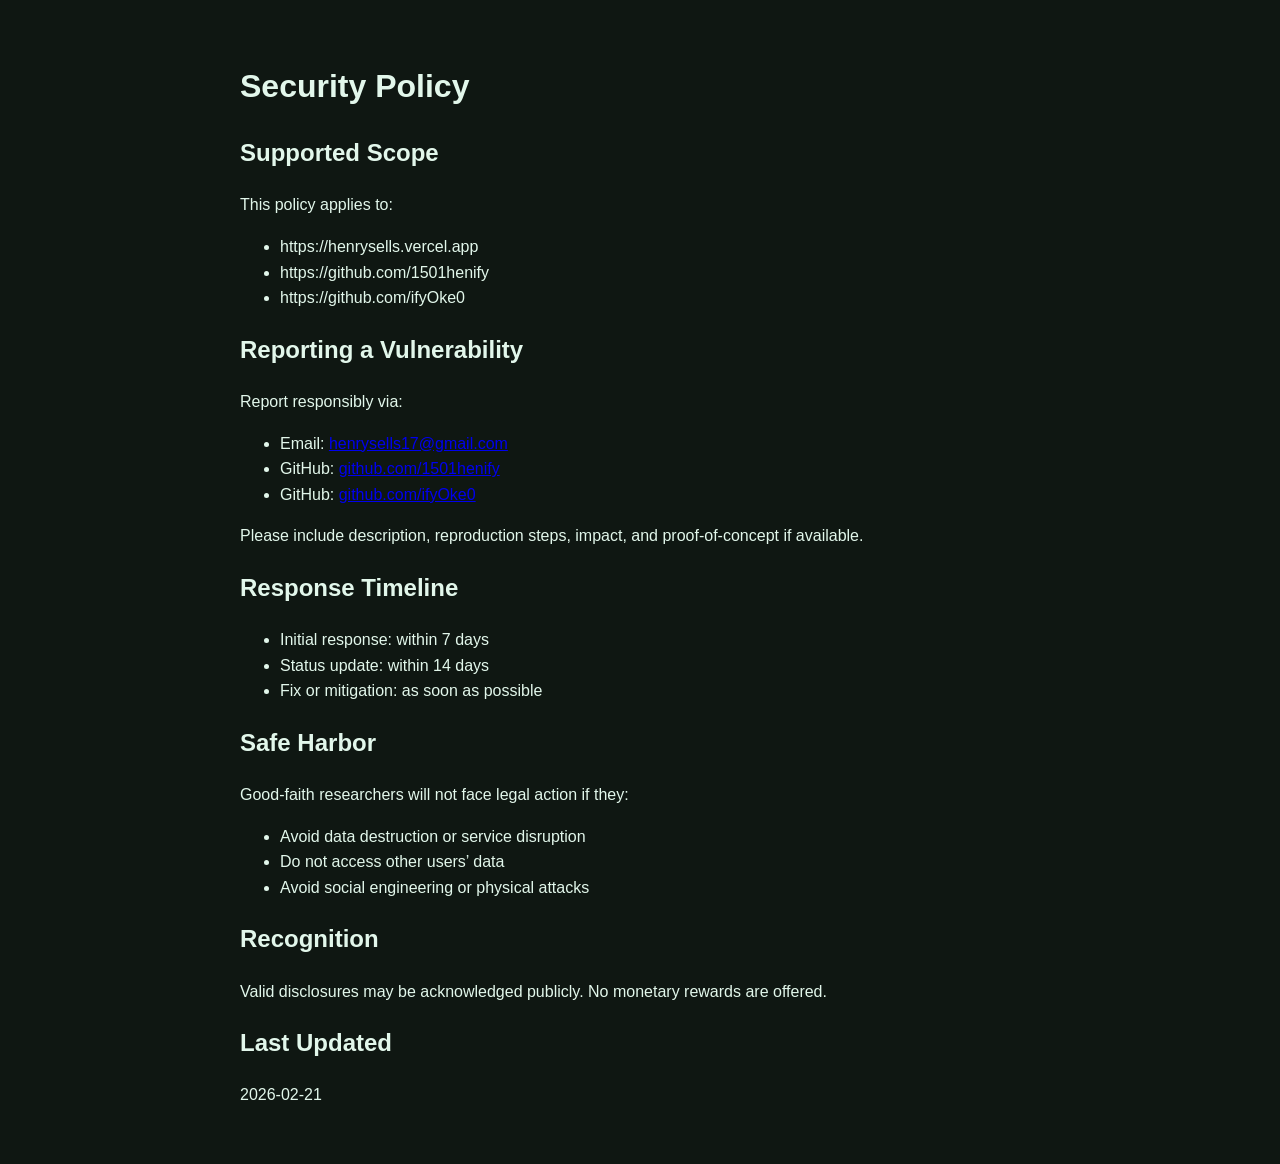
<file: security-policy/index.html>
<!doctype html>
<html lang="en">
  <head>
    <meta charset="UTF-8" />
    <meta name="viewport" content="width=device-width, initial-scale=1.0" />
    <title>Security Policy — Henify</title>
    <meta
      name="description"
      content="Responsible vulnerability disclosure policy for the Henify website and repositories."
    />
    <meta name="robots" content="index, follow" />
    <link
      rel="canonical"
      href="https://henrysells.vercel.app/security-policy/"
    />
    <link rel="icon" href="../assets/img/favicon.ico" />
    <link rel="icon" href="../assets/img/apple-touch-icon.png" />
  </head>

  <body style="background: #0f1712; color: #e2f7eb">
    <main
      style="
        max-width: 800px;
        margin: auto;
        padding: 2rem;
        font-family: sans-serif;
        line-height: 1.6;
      "
    >
      <h1>Security Policy</h1>

      <h2>Supported Scope</h2>
      <p>This policy applies to:</p>
      <ul>
        <li>https://henrysells.vercel.app</li>
        <li>https://github.com/1501henify</li>
        <li>https://github.com/ifyOke0</li>
      </ul>

      <h2>Reporting a Vulnerability</h2>
      <p>Report responsibly via:</p>
      <ul>
        <li>
          Email:
          <a href="mailto:henrysells17@gmail.com">henrysells17@gmail.com</a>
        </li>
        <li>
          GitHub:
          <a href="https://github.com/1501henify">github.com/1501henify</a>
        </li>
        <li>
          GitHub: <a href="https://github.com/ifyOke0">github.com/ifyOke0</a>
        </li>
      </ul>

      <p>
        Please include description, reproduction steps, impact, and
        proof-of-concept if available.
      </p>

      <h2>Response Timeline</h2>
      <ul>
        <li>Initial response: within 7 days</li>
        <li>Status update: within 14 days</li>
        <li>Fix or mitigation: as soon as possible</li>
      </ul>

      <h2>Safe Harbor</h2>
      <p>Good-faith researchers will not face legal action if they:</p>
      <ul>
        <li>Avoid data destruction or service disruption</li>
        <li>Do not access other users’ data</li>
        <li>Avoid social engineering or physical attacks</li>
      </ul>

      <h2>Recognition</h2>
      <p>
        Valid disclosures may be acknowledged publicly. No monetary rewards are
        offered.
      </p>

      <h2>Last Updated</h2>
      <p>2026-02-21</p>
    </main>
  </body>
</html>
</file>
